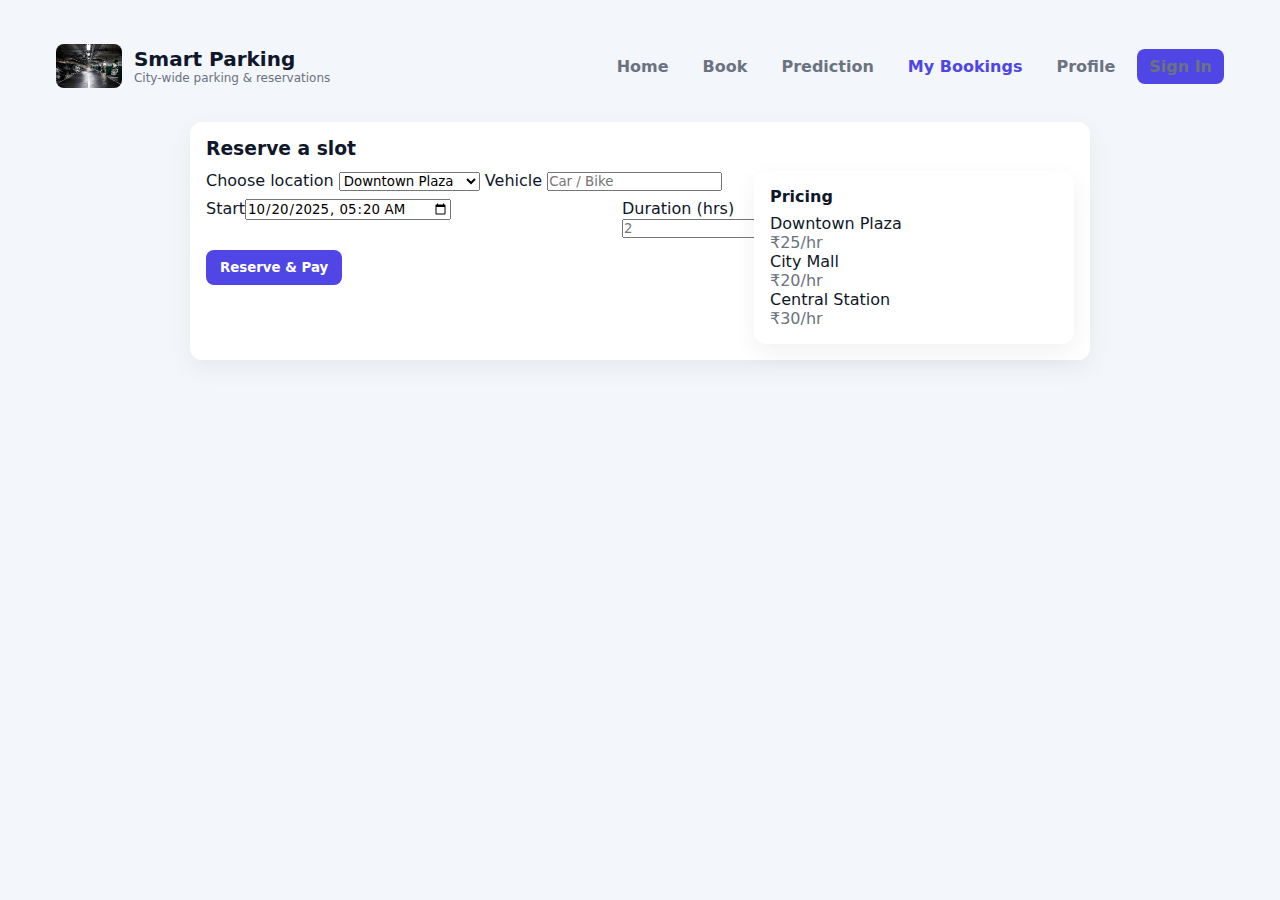
<file: smart_parking/Book_parking.html>
<!doctype html><html><head><meta charset="utf-8"><title>Book Slot - Smart Parking</title><link rel="stylesheet" href="static/css/style.css"></head><body>

<div class="header container">
  <div class="brand">
    <img src="static/images/logo.jpg" alt="logo">
    <div>
      <h1>Smart Parking</h1>
      <div style="font-size:12px;color:var(--muted)">City-wide parking & reservations</div>
    </div>
  </div>
  <nav class="nav">
    <a href="index.html">Home</a>
    <a href="Book_parking.html">Book</a>
    <a href="SmartPrediction.html">Prediction</a>
    <a href="MyBooking.html" style="color:var(--accent);font-weight:800">My Bookings</a>
    <a href="profile.html">Profile</a>
    <a href="SignIn.html" class="btn">Sign In</a>
  </nav>
</div>

<div class="container" style="margin-top:12px;">
  <div class="card" style="max-width:900px;margin:auto;">
    <h3>Reserve a slot</h3>
    <div style="display:flex;gap:12px;margin-top:12px;">
      <div style="flex:1;">
        <label>Choose location</label>
        <select>
          <option>Downtown Plaza</option>
          <option>City Mall</option>
          <option>Central Station</option>
          <option>Airport Terminal 1</option>
          <option>Tech Park</option>
        </select>
        <label style="margin-top:8px">Vehicle</label>
        <input placeholder="Car / Bike">
        <div style="display:flex;gap:8px;margin-top:8px;">
          <div style="flex:1">
            <label>Start</label><input type="datetime-local" value="2025-10-20T05:20">
          </div>
          <div style="width:120px;">
            <label>Duration (hrs)</label><input placeholder="2">
          </div>
        </div>
        <button class="btn" style="margin-top:12px">Reserve & Pay</button>
      </div>
      <div style="width:320px;">
        <div class="card">
          <h4>Pricing</h4>
          <div style="margin-top:8px;" class="kv"><div>Downtown Plaza</div><div style="color:var(--muted);margin-left:auto">₹25/hr</div></div>
          <div class="kv"><div>City Mall</div><div style="color:var(--muted);margin-left:auto">₹20/hr</div></div>
          <div class="kv"><div>Central Station</div><div style="color:var(--muted);margin-left:auto">₹30/hr</div></div>
        </div>
      </div>
    </div>
  </div>
</div>
</body></html>
</file>
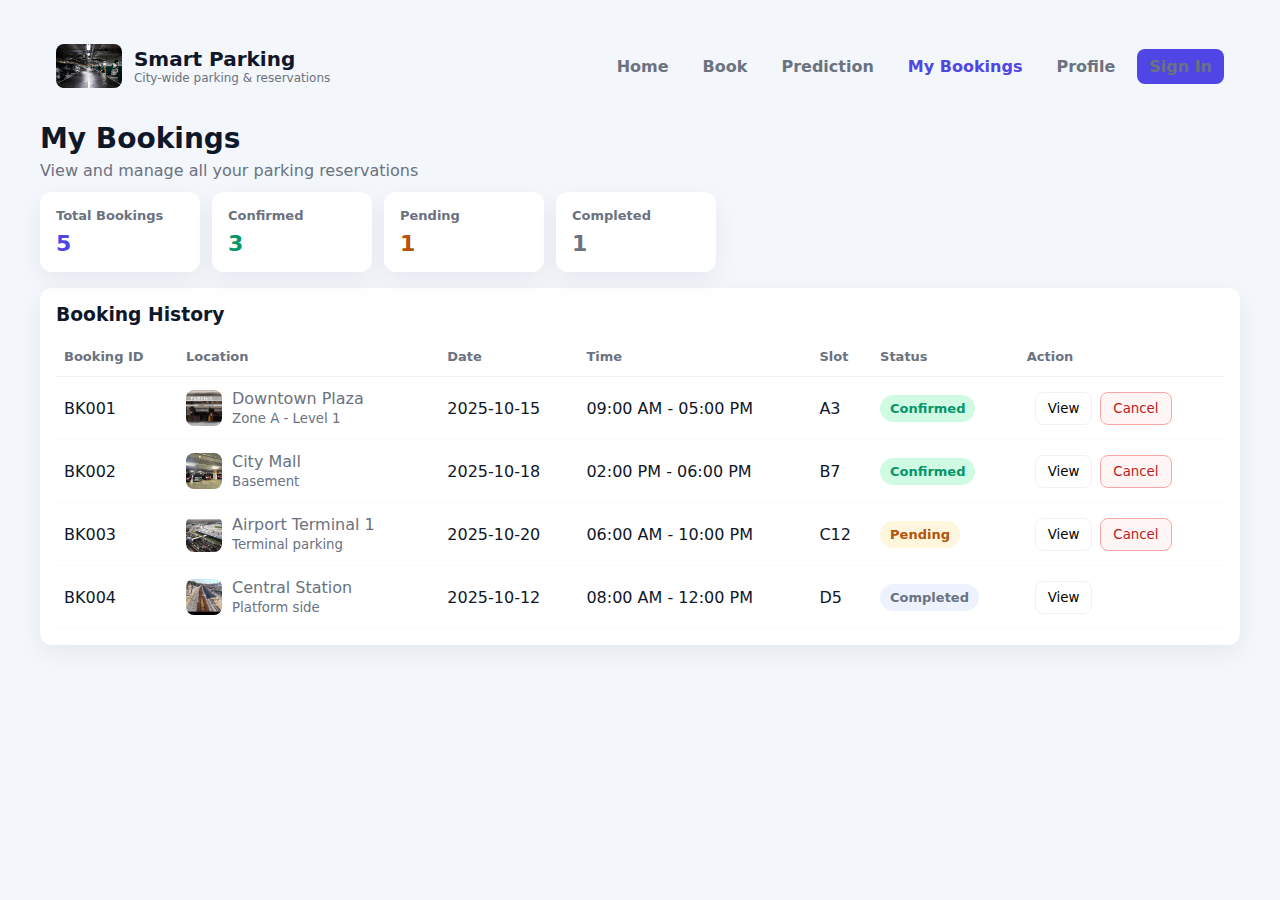
<file: smart_parking/MyBooking.html>
<!doctype html><html><head><meta charset="utf-8"><title>My Bookings - Smart Parking</title><link rel="stylesheet" href="static/css/style.css"></head><body>

<div class="header container">
  <div class="brand">
    <img src="static/images/logo.jpg" alt="logo">
    <div>
      <h1>Smart Parking</h1>
      <div style="font-size:12px;color:var(--muted)">City-wide parking & reservations</div>
    </div>
  </div>
  <nav class="nav">
    <a href="index.html">Home</a>
    <a href="Book_parking.html">Book</a>
    <a href="SmartPrediction.html">Prediction</a>
    <a href="MyBooking.html" style="color:var(--accent);font-weight:800">My Bookings</a>
    <a href="profile.html">Profile</a>
    <a href="SignIn.html" class="btn">Sign In</a>
  </nav>
</div>

<div class="container" style="margin-top:12px;">
  <h1 style="font-size:28px;margin-bottom:6px;">My Bookings</h1>
  <p style="color:var(--muted);margin-bottom:12px;">View and manage all your parking reservations</p>

  <div style="display:flex;gap:12px;margin-bottom:16px;">
    <div class="stat card"><h4>Total Bookings</h4><div class="num">5</div></div>
    <div class="stat card"><h4>Confirmed</h4><div class="num" style="color:#059669">3</div></div>
    <div class="stat card"><h4>Pending</h4><div class="num" style="color:#b45309">1</div></div>
    <div class="stat card"><h4>Completed</h4><div class="num" style="color:var(--muted)">1</div></div>
  </div>

  <div class="card">
    <h3>Booking History</h3>
    <table class="table">
      <thead><tr><th>Booking ID</th><th>Location</th><th>Date</th><th>Time</th><th>Slot</th><th>Status</th><th>Action</th></tr></thead>
      <tbody>
        <tr>
          <td>BK001</td>
          <td><div class="location-cell"><img src="static/images/downtown.jpg"> <div>Downtown Plaza<br><small style="color:var(--muted)">Zone A - Level 1</small></div></div></td>
          <td>2025-10-15</td>
          <td>09:00 AM - 05:00 PM</td>
          <td>A3</td>
          <td><span class="chip confirmed">Confirmed</span></td>
          <td class="actions"><button>View</button><button class="cancel">Cancel</button></td>
        </tr>
        <tr>
          <td>BK002</td>
          <td><div class="location-cell"><img src="static/images/city_mall.jpeg"> <div>City Mall<br><small style="color:var(--muted)">Basement</small></div></div></td>
          <td>2025-10-18</td>
          <td>02:00 PM - 06:00 PM</td>
          <td>B7</td>
          <td><span class="chip confirmed">Confirmed</span></td>
          <td class="actions"><button>View</button><button class="cancel">Cancel</button></td>
        </tr>
        <tr>
          <td>BK003</td>
          <td><div class="location-cell"><img src="static/images/airport.jpeg"> <div>Airport Terminal 1<br><small style="color:var(--muted)">Terminal parking</small></div></div></td>
          <td>2025-10-20</td>
          <td>06:00 AM - 10:00 PM</td>
          <td>C12</td>
          <td><span class="chip pending">Pending</span></td>
          <td class="actions"><button>View</button><button class="cancel">Cancel</button></td>
        </tr>
        <tr>
          <td>BK004</td>
          <td><div class="location-cell"><img src="static/images/train.jpg"> <div>Central Station<br><small style="color:var(--muted)">Platform side</small></div></div></td>
          <td>2025-10-12</td>
          <td>08:00 AM - 12:00 PM</td>
          <td>D5</td>
          <td><span class="chip completed">Completed</span></td>
          <td class="actions"><button>View</button></td>
        </tr>
      </tbody>
    </table>
  </div>
</div>
</body></html>
</file>
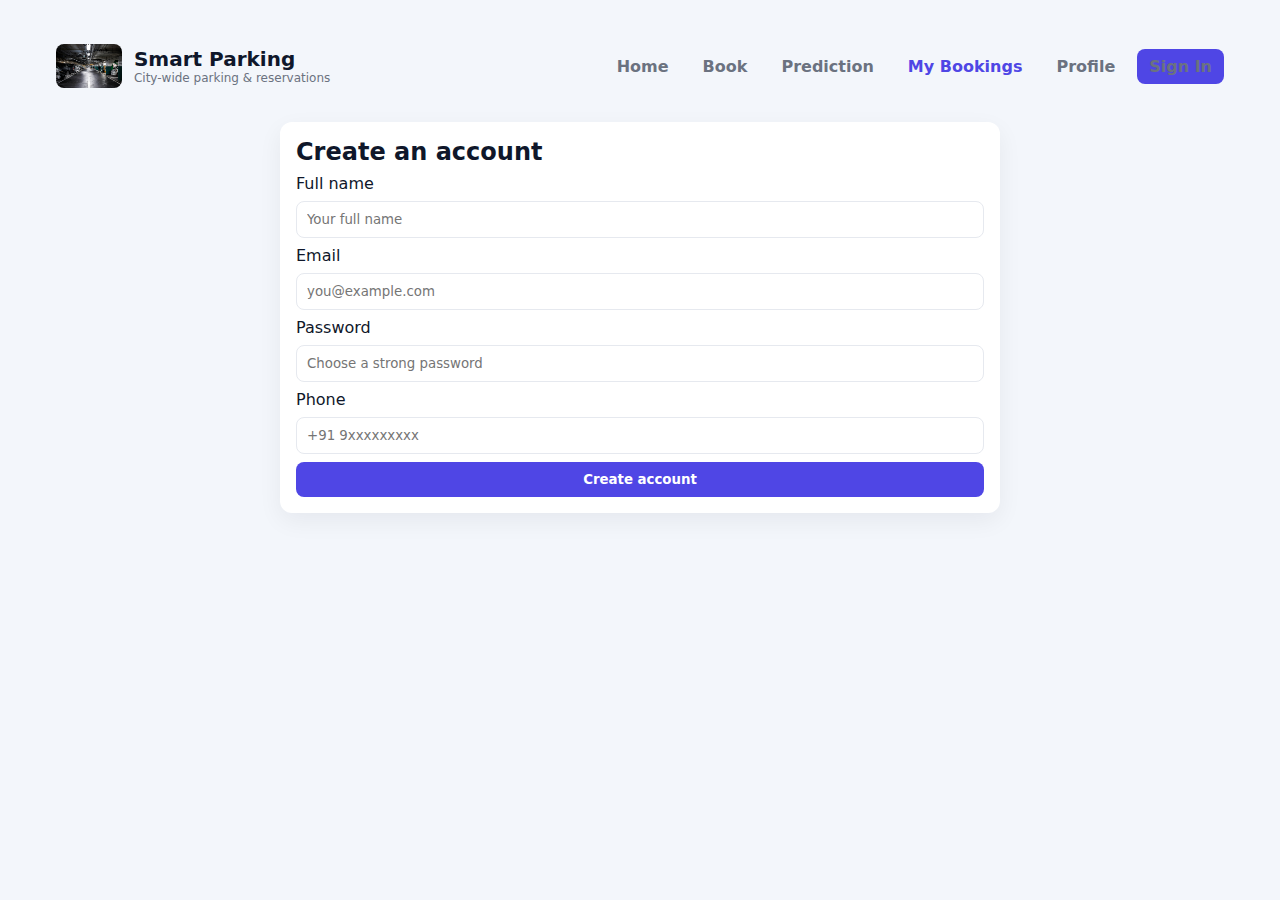
<file: smart_parking/SignUp.html>
<!doctype html><html><head><meta charset="utf-8"><title>Sign Up - Smart Parking</title><link rel="stylesheet" href="static/css/style.css"></head><body>

<div class="header container">
  <div class="brand">
    <img src="static/images/logo.jpg" alt="logo">
    <div>
      <h1>Smart Parking</h1>
      <div style="font-size:12px;color:var(--muted)">City-wide parking & reservations</div>
    </div>
  </div>
  <nav class="nav">
    <a href="index.html">Home</a>
    <a href="Book_parking.html">Book</a>
    <a href="SmartPrediction.html">Prediction</a>
    <a href="MyBooking.html" style="color:var(--accent);font-weight:800">My Bookings</a>
    <a href="profile.html">Profile</a>
    <a href="SignIn.html" class="btn">Sign In</a>
  </nav>
</div>

<div class="container" style="margin-top:18px;">
  <div class="card" style="max-width:720px;margin:auto;">
    <h2>Create an account</h2>
    <div class="form" style="margin-top:8px;">
      <label>Full name</label><input placeholder="Your full name" />
      <label>Email</label><input placeholder="you@example.com" />
      <label>Password</label><input type="password" placeholder="Choose a strong password" />
      <label>Phone</label><input placeholder="+91 9xxxxxxxxx" />
      <button class="btn">Create account</button>
    </div>
  </div>
</div>
</body></html>
</file>
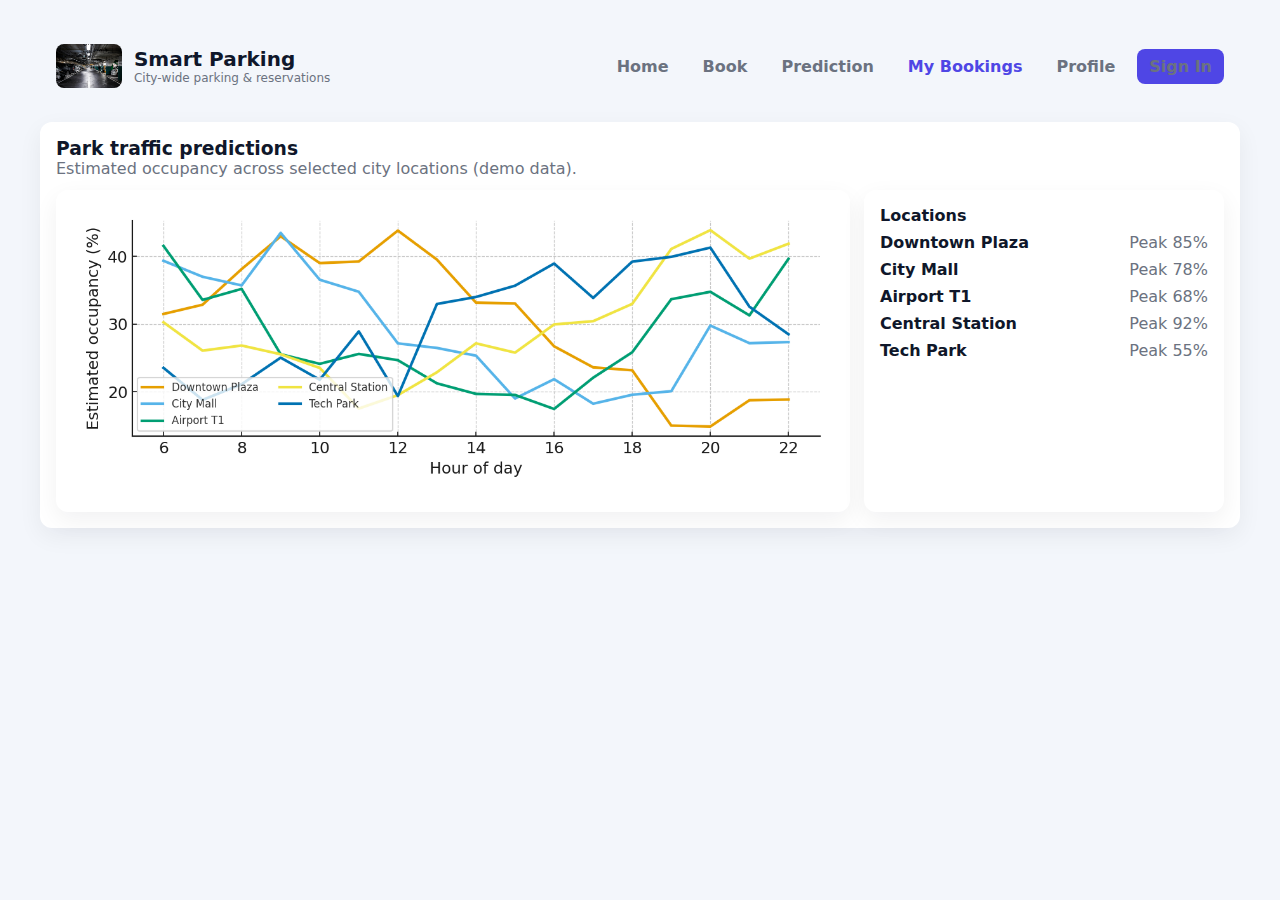
<file: smart_parking/SmartPrediction.html>
<!doctype html><html><head><meta charset="utf-8"><title>Prediction - Smart Parking</title><link rel="stylesheet" href="static/css/style.css"></head><body>

<div class="header container">
  <div class="brand">
    <img src="static/images/logo.jpg" alt="logo">
    <div>
      <h1>Smart Parking</h1>
      <div style="font-size:12px;color:var(--muted)">City-wide parking & reservations</div>
    </div>
  </div>
  <nav class="nav">
    <a href="home.html">Home</a>
    <a href="Book_parking.html">Book</a>
    <a href="SmartPrediction.html">Prediction</a>
    <a href="MyBooking.html" style="color:var(--accent);font-weight:800">My Bookings</a>
    <a href="profile.html">Profile</a>
    <a href="SignIn.html" class="btn">Sign In</a>
  </nav>
</div>

<div class="container" style="margin-top:12px;">
  <div class="card">
    <h3>Park traffic predictions</h3>
    <p style="color:var(--muted)">Estimated occupancy across selected city locations (demo data).</p>

    <div class="pred-row">
      <div class="pred-left card">
        <img src="static/images/prediction_demo.png" style="width:100%;border-radius:8px;object-fit:cover;">
      </div>
      <div class="pred-right card">
        <h4>Locations</h4>
        <div style="margin-top:8px;">
          <div class="legend-item"><strong>Downtown Plaza</strong><div style="color:var(--muted);margin-left:auto">Peak 85%</div></div>
          <div class="legend-item"><strong>City Mall</strong><div style="color:var(--muted);margin-left:auto">Peak 78%</div></div>
          <div class="legend-item"><strong>Airport T1</strong><div style="color:var(--muted);margin-left:auto">Peak 68%</div></div>
          <div class="legend-item"><strong>Central Station</strong><div style="color:var(--muted);margin-left:auto">Peak 92%</div></div>
          <div class="legend-item"><strong>Tech Park</strong><div style="color:var(--muted);margin-left:auto">Peak 55%</div></div>
        </div>
      </div>
    </div>
  </div>
</div>
</body></html>
</file>
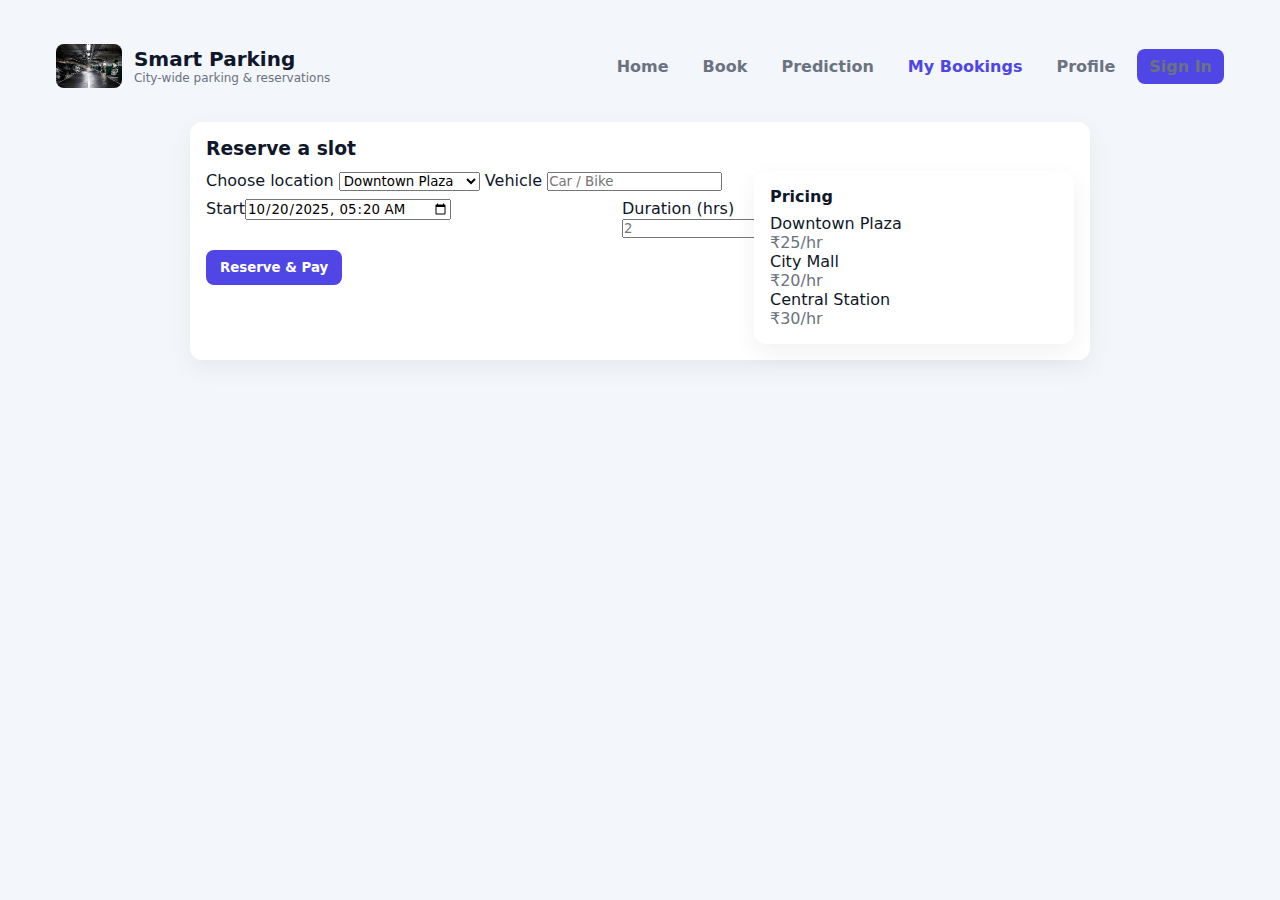
<file: smart_parking/templates/Book_parking.html>
<!doctype html><html><head><meta charset="utf-8"><title>Book Slot - Smart Parking</title><link rel="stylesheet" href="../static/css/style.css"></head><body>

<div class="header container">
  <div class="brand">
    <img src="../static/images/logo.jpg" alt="logo">
    <div>
      <h1>Smart Parking</h1>
      <div style="font-size:12px;color:var(--muted)">City-wide parking & reservations</div>
    </div>
  </div>
  <nav class="nav">
    <a href="home.html">Home</a>
    <a href="Book_parking.html">Book</a>
    <a href="SmartPrediction.html">Prediction</a>
    <a href="MyBooking.html" style="color:var(--accent);font-weight:800">My Bookings</a>
    <a href="profile.html">Profile</a>
    <a href="SignIn.html" class="btn">Sign In</a>
  </nav>
</div>

<div class="container" style="margin-top:12px;">
  <div class="card" style="max-width:900px;margin:auto;">
    <h3>Reserve a slot</h3>
    <div style="display:flex;gap:12px;margin-top:12px;">
      <div style="flex:1;">
        <label>Choose location</label>
        <select>
          <option>Downtown Plaza</option>
          <option>City Mall</option>
          <option>Central Station</option>
          <option>Airport Terminal 1</option>
          <option>Tech Park</option>
        </select>
        <label style="margin-top:8px">Vehicle</label>
        <input placeholder="Car / Bike">
        <div style="display:flex;gap:8px;margin-top:8px;">
          <div style="flex:1">
            <label>Start</label><input type="datetime-local" value="2025-10-20T05:20">
          </div>
          <div style="width:120px;">
            <label>Duration (hrs)</label><input placeholder="2">
          </div>
        </div>
        <button class="btn" style="margin-top:12px">Reserve & Pay</button>
      </div>
      <div style="width:320px;">
        <div class="card">
          <h4>Pricing</h4>
          <div style="margin-top:8px;" class="kv"><div>Downtown Plaza</div><div style="color:var(--muted);margin-left:auto">₹25/hr</div></div>
          <div class="kv"><div>City Mall</div><div style="color:var(--muted);margin-left:auto">₹20/hr</div></div>
          <div class="kv"><div>Central Station</div><div style="color:var(--muted);margin-left:auto">₹30/hr</div></div>
        </div>
      </div>
    </div>
  </div>
</div>
</body></html>
</file>
<file: smart_parking/static/css/style.css>
:root{
  --accent:#4f46e5;
  --muted:#6b7280;
  --bg:#f3f6fb;
  --card:#ffffff;
  --success:#d1fae5;
  --success-text:#059669;
  --warning:#fff7dd;
  --warning-text:#b45309;
  --completed:#eef2ff;
  --shadow: 0 8px 24px rgba(16,24,40,0.06);
  --radius:12px;
  --maxw:1200px;
}
*{box-sizing:border-box;margin:0;padding:0;font-family:Inter, ui-sans-serif, system-ui, -apple-system, 'Segoe UI', Roboto, 'Helvetica Neue', Arial;}
body{background:var(--bg);color:#0f172a;padding:28px;}
.container{max-width:var(--maxw);margin:0 auto;}
.header{display:flex;align-items:center;justify-content:space-between;padding:16px;background:transparent;margin-bottom:18px;}
.brand{display:flex;gap:12px;align-items:center;}
.brand img{height:44px;border-radius:8px;}
.brand h1{font-size:20px;}
.nav{display:flex;gap:10px;align-items:center;}
.nav a{padding:8px 12px;border-radius:8px;text-decoration:none;color:var(--muted);font-weight:600;}
.hero{background:var(--card);padding:18px;border-radius:var(--radius);box-shadow:var(--shadow);margin-bottom:18px;display:flex;align-items:center;justify-content:space-between;}
.stats{display:flex;gap:14px;align-items:center;}
.stat{background:linear-gradient(180deg, #fff, #fbfdff);padding:18px;border-radius:12px;box-shadow:var(--shadow);min-width:160px;}
.stat h4{font-size:13px;color:var(--muted);font-weight:600;margin-bottom:8px;}
.stat .num{font-size:22px;font-weight:800;color:var(--accent);}

/* table and cards */
.card{background:var(--card);padding:16px;border-radius:12px;box-shadow:var(--shadow);}
.table{width:100%;border-collapse:collapse;margin-top:12px;}
.table th{font-size:13px;color:var(--muted);text-align:left;padding:12px 8px;border-bottom:1px solid #eef2f7;}
.table td{padding:12px 8px;border-bottom:1px solid #fbfbfb;vertical-align:middle;}
.location-cell{display:flex;align-items:center;gap:10px;color:var(--muted);}
.location-cell img{height:36px;width:36px;border-radius:8px;object-fit:cover;}
.chip{display:inline-block;padding:6px 10px;border-radius:999px;font-weight:700;font-size:13px;}
.chip.confirmed{background:var(--success);color:var(--success-text);}
.chip.pending{background:var(--warning);color:var(--warning-text);}
.chip.completed{background:var(--completed);color:var(--muted);}

/* actions */
.actions button{padding:8px 12px;border-radius:8px;border:1px solid #eef2f7;background:white;cursor:pointer;margin-left:8px;}
.actions button.cancel{border-color:#fca5a5;color:#b91c1c;background:#fff5f5;}

/* prediction area */
.pred-row{display:flex;gap:14px;margin-top:12px;}
.pred-left{flex:1;}
.pred-right{width:360px;}
.legend-item{display:flex;align-items:center;gap:8px;margin-bottom:8px;}

/* forms */
.form{display:flex;flex-direction:column;gap:8px;}
.form input,.form select{padding:10px;border-radius:8px;border:1px solid #e6e9ef;}
.btn{padding:10px 14px;border-radius:8px;background:var(--accent);color:white;border:none;cursor:pointer;font-weight:700;}

/* responsive */
@media (max-width:840px){
  .pred-row{flex-direction:column;}
  .stats{flex-direction:column;}
  .header{flex-direction:column;align-items:flex-start;gap:10px;}
}
</file>
